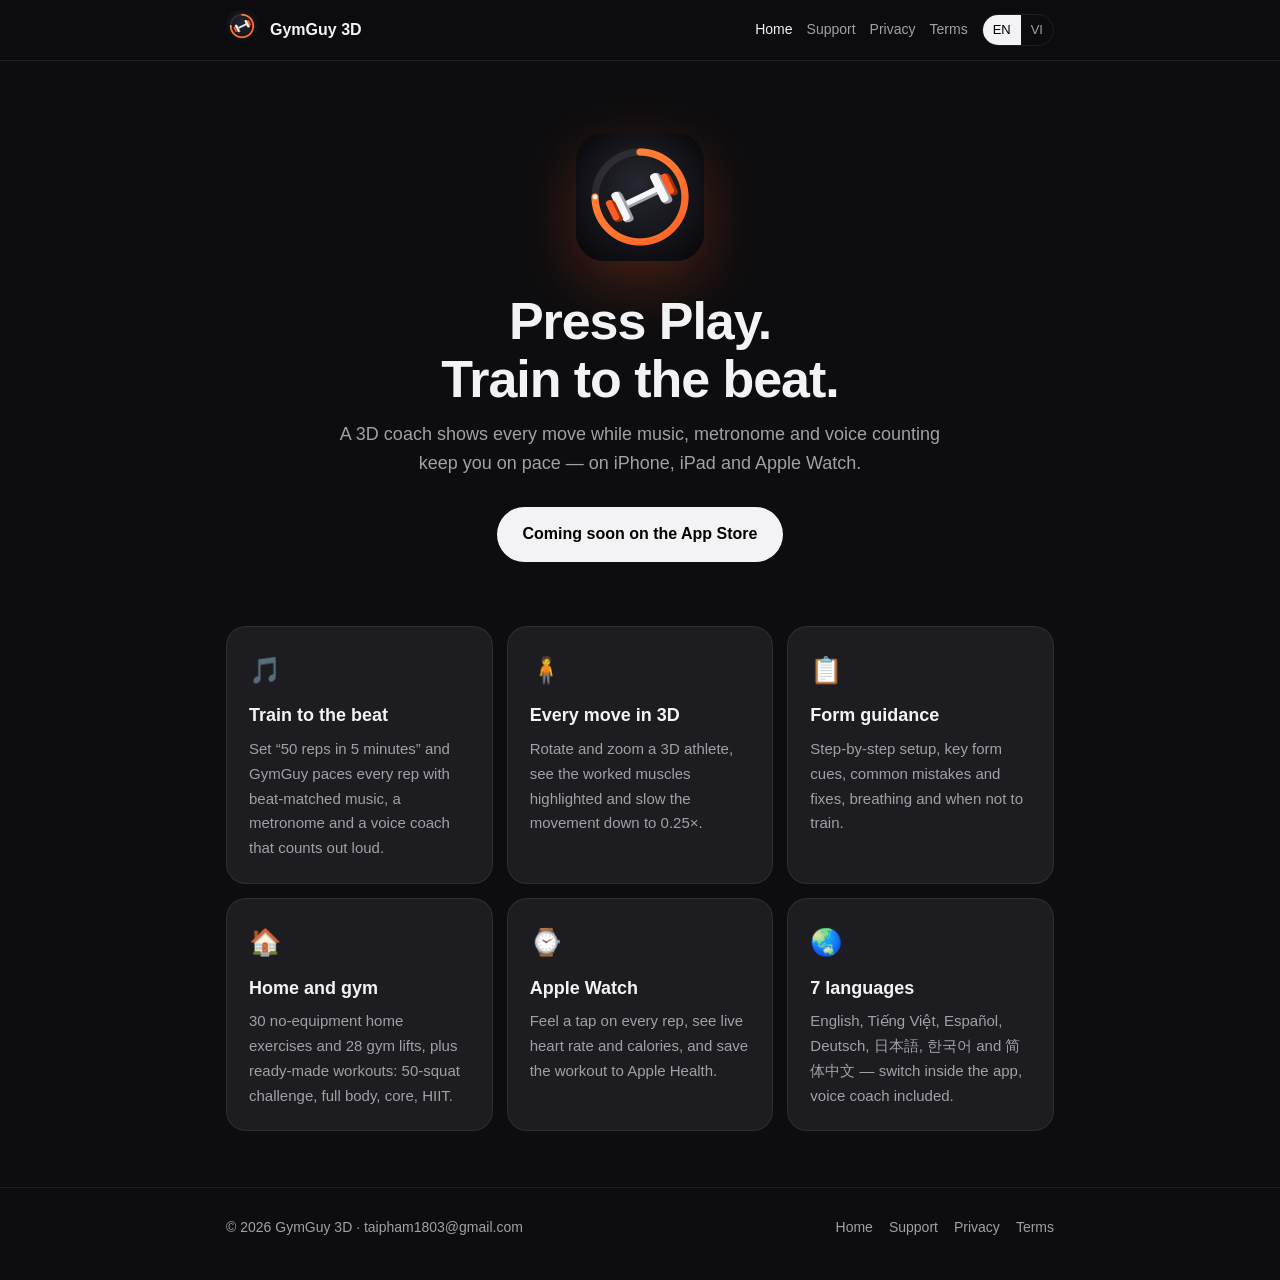
<file: index.html>
<!doctype html>
<html lang="en">
<head>
<meta charset="utf-8">
<meta name="viewport" content="width=device-width, initial-scale=1">
<title>GymGuy 3D – 3D workouts with a live tempo</title>
<meta name="description" content="Train to the beat with a 3D coach, beat-matched music and a voice that counts every rep. iPhone, iPad and Apple Watch.">
<meta property="og:title" content="GymGuy 3D – 3D workouts with a live tempo">
<meta property="og:description" content="Train to the beat with a 3D coach, beat-matched music and a voice that counts every rep. iPhone, iPad and Apple Watch.">
<meta property="og:image" content="assets/icon.png">
<link rel="icon" href="assets/icon.png">
<link rel="apple-touch-icon" href="assets/apple-touch-icon.png">
<link rel="stylesheet" href="assets/style.css">
</head>
<body>
<header class="top"><div class="wrap">
  <a href="index.html"><img src="assets/icon.png" alt=""></a>
  <a class="brand" href="index.html">GymGuy 3D</a>
  <nav><a href="index.html" class="active"><span data-lang="en">Home</span><span data-lang="vi">Trang chủ</span></a><a href="support.html" class=""><span data-lang="en">Support</span><span data-lang="vi">Hỗ trợ</span></a><a href="privacy.html" class=""><span data-lang="en">Privacy</span><span data-lang="vi">Quyền riêng tư</span></a><a href="terms.html" class=" hide-sm"><span data-lang="en">Terms</span><span data-lang="vi">Điều khoản</span></a>
    <span class="lang"><button data-set="en">EN</button><button data-set="vi">VI</button></span>
  </nav>
</div></header>
<main class="wrap">

<section class="hero">
  <img src="assets/icon.png" alt="GymGuy 3D app icon">
  <h1><span data-lang="en">Press Play.<br>Train to the beat.</span><span data-lang="vi">Bấm Play.<br>Tập theo nhịp.</span></h1>
  <p><span data-lang="en">A 3D coach shows every move while music, metronome and voice counting keep you on pace — on iPhone, iPad and Apple Watch.</span><span data-lang="vi">Người mẫu 3D làm mẫu từng động tác, nhạc, tiếng tick và giọng đọc đếm giúp bạn giữ đúng nhịp — trên iPhone, iPad và Apple Watch.</span></p>
  <span class="badge"><span data-lang="en">Coming soon on the App Store</span><span data-lang="vi">Sắp có trên App Store</span></span>
</section>
<section class="grid"><div class="card"><div class="icon">🎵</div><h3><span data-lang="en">Train to the beat</span><span data-lang="vi">Tập theo nhịp</span></h3><p><span data-lang="en">Set “50 reps in 5 minutes” and GymGuy paces every rep with beat-matched music, a metronome and a voice coach that counts out loud.</span><span data-lang="vi">Đặt “50 lần trong 5 phút”, GymGuy dẫn nhịp từng lần bằng nhạc khớp nhịp, tiếng tick và giọng đọc đếm to.</span></p></div><div class="card"><div class="icon">🧍</div><h3><span data-lang="en">Every move in 3D</span><span data-lang="vi">Động tác 3D</span></h3><p><span data-lang="en">Rotate and zoom a 3D athlete, see the worked muscles highlighted and slow the movement down to 0.25×.</span><span data-lang="vi">Xoay, phóng to người mẫu 3D, xem cơ được tập được tô sáng và xem chậm đến 0.25×.</span></p></div><div class="card"><div class="icon">📋</div><h3><span data-lang="en">Form guidance</span><span data-lang="vi">Hướng dẫn tư thế</span></h3><p><span data-lang="en">Step-by-step setup, key form cues, common mistakes and fixes, breathing and when not to train.</span><span data-lang="vi">Các bước chuẩn bị, lưu ý tư thế, lỗi thường gặp và cách sửa, cách thở, khi nào không nên tập.</span></p></div><div class="card"><div class="icon">🏠</div><h3><span data-lang="en">Home and gym</span><span data-lang="vi">Tại nhà và phòng gym</span></h3><p><span data-lang="en">30 no-equipment home exercises and 28 gym lifts, plus ready-made workouts: 50-squat challenge, full body, core, HIIT.</span><span data-lang="vi">30 bài tại nhà không cần dụng cụ và 28 bài gym, cùng workout có sẵn: thử thách 50 squat, toàn thân, bụng, HIIT.</span></p></div><div class="card"><div class="icon">⌚️</div><h3><span data-lang="en">Apple Watch</span><span data-lang="vi">Apple Watch</span></h3><p><span data-lang="en">Feel a tap on every rep, see live heart rate and calories, and save the workout to Apple Health.</span><span data-lang="vi">Rung theo từng lần, xem nhịp tim và kcal trực tiếp, lưu buổi tập vào Apple Health.</span></p></div><div class="card"><div class="icon">🌏</div><h3><span data-lang="en">7 languages</span><span data-lang="vi">7 ngôn ngữ</span></h3><p><span data-lang="en">English, Tiếng Việt, Español, Deutsch, 日本語, 한국어 and 简体中文 — switch inside the app, voice coach included.</span><span data-lang="vi">Tiếng Việt, English, Español, Deutsch, 日本語, 한국어, 简体中文 — đổi ngay trong app, kể cả giọng đọc.</span></p></div></section>

</main>
<footer><div class="wrap">
  <span>© 2026 GymGuy 3D · <a href="mailto:taipham1803@gmail.com">taipham1803@gmail.com</a></span>
  <nav><a href="index.html"><span data-lang="en">Home</span><span data-lang="vi">Trang chủ</span></a><a href="support.html"><span data-lang="en">Support</span><span data-lang="vi">Hỗ trợ</span></a><a href="privacy.html"><span data-lang="en">Privacy</span><span data-lang="vi">Quyền riêng tư</span></a><a href="terms.html"><span data-lang="en">Terms</span><span data-lang="vi">Điều khoản</span></a></nav>
</div></footer>
<script src="assets/site.js"></script>
</body>
</html>
</file>
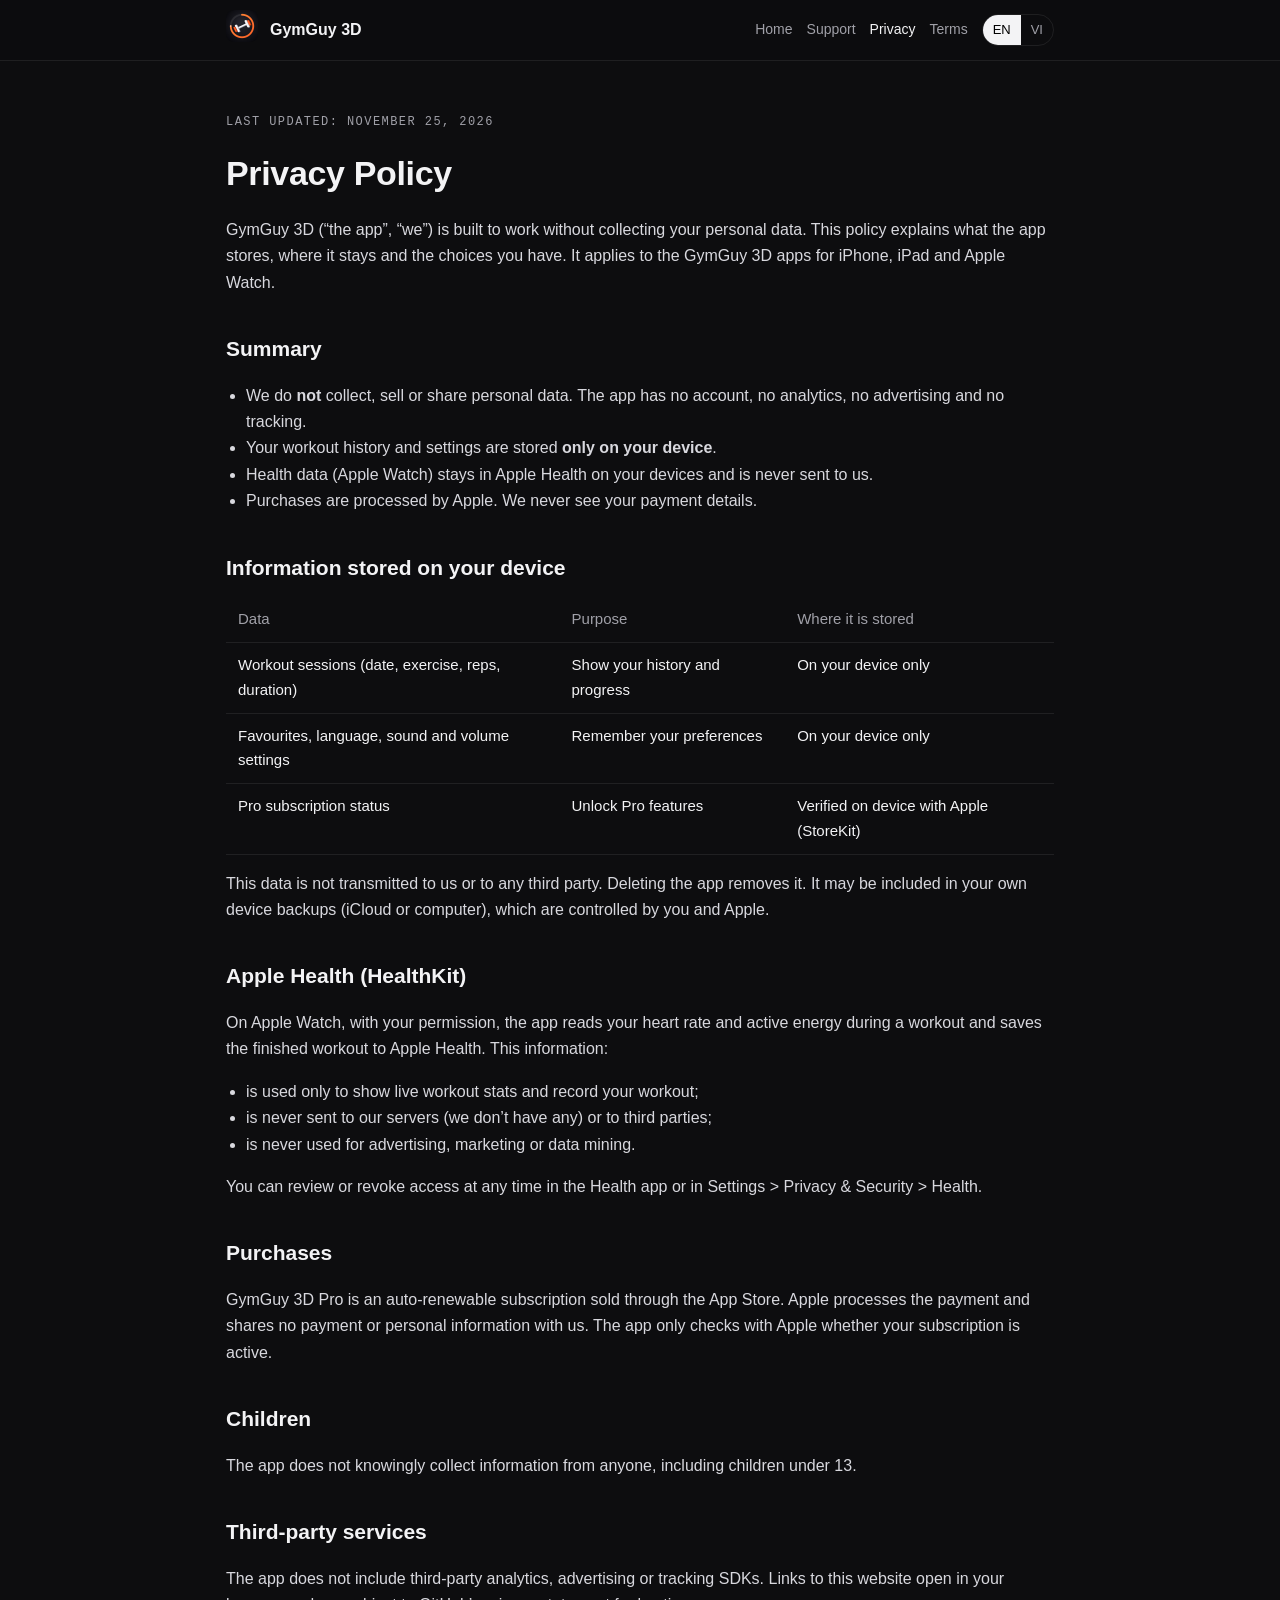
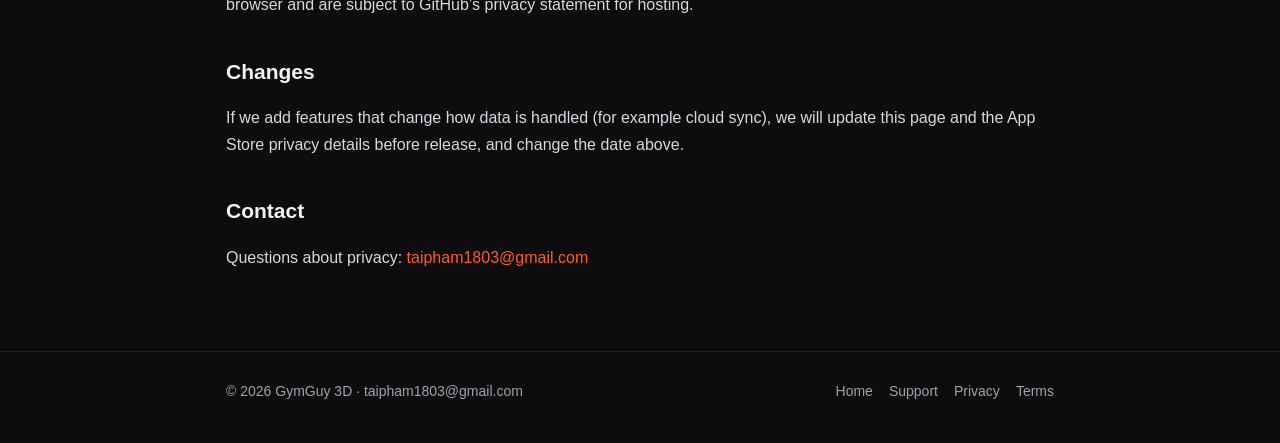
<file: privacy.html>
<!doctype html>
<html lang="en">
<head>
<meta charset="utf-8">
<meta name="viewport" content="width=device-width, initial-scale=1">
<title>Privacy Policy – GymGuy 3D</title>
<meta name="description" content="How GymGuy 3D handles your data: no account, no tracking, data stays on your device.">
<meta property="og:title" content="Privacy Policy – GymGuy 3D">
<meta property="og:description" content="How GymGuy 3D handles your data: no account, no tracking, data stays on your device.">
<meta property="og:image" content="assets/icon.png">
<link rel="icon" href="assets/icon.png">
<link rel="apple-touch-icon" href="assets/apple-touch-icon.png">
<link rel="stylesheet" href="assets/style.css">
</head>
<body>
<header class="top"><div class="wrap">
  <a href="index.html"><img src="assets/icon.png" alt=""></a>
  <a class="brand" href="index.html">GymGuy 3D</a>
  <nav><a href="index.html" class=""><span data-lang="en">Home</span><span data-lang="vi">Trang chủ</span></a><a href="support.html" class=""><span data-lang="en">Support</span><span data-lang="vi">Hỗ trợ</span></a><a href="privacy.html" class="active"><span data-lang="en">Privacy</span><span data-lang="vi">Quyền riêng tư</span></a><a href="terms.html" class=" hide-sm"><span data-lang="en">Terms</span><span data-lang="vi">Điều khoản</span></a>
    <span class="lang"><button data-set="en">EN</button><button data-set="vi">VI</button></span>
  </nav>
</div></header>
<main class="wrap">

<article data-lang="en">
<p class="mono">Last updated: November 25, 2026</p>
<h1>Privacy Policy</h1>
<p>GymGuy 3D (“the app”, “we”) is built to work without collecting your personal data. This policy explains what the app stores, where it stays and the choices you have. It applies to the GymGuy 3D apps for iPhone, iPad and Apple Watch.</p>

<h2>Summary</h2>
<ul>
<li>We do <strong>not</strong> collect, sell or share personal data. The app has no account, no analytics, no advertising and no tracking.</li>
<li>Your workout history and settings are stored <strong>only on your device</strong>.</li>
<li>Health data (Apple Watch) stays in Apple Health on your devices and is never sent to us.</li>
<li>Purchases are processed by Apple. We never see your payment details.</li>
</ul>

<h2>Information stored on your device</h2>
<table>
<tr><th>Data</th><th>Purpose</th><th>Where it is stored</th></tr>
<tr><td>Workout sessions (date, exercise, reps, duration)</td><td>Show your history and progress</td><td>On your device only</td></tr>
<tr><td>Favourites, language, sound and volume settings</td><td>Remember your preferences</td><td>On your device only</td></tr>
<tr><td>Pro subscription status</td><td>Unlock Pro features</td><td>Verified on device with Apple (StoreKit)</td></tr>
</table>
<p>This data is not transmitted to us or to any third party. Deleting the app removes it. It may be included in your own device backups (iCloud or computer), which are controlled by you and Apple.</p>

<h2>Apple Health (HealthKit)</h2>
<p>On Apple Watch, with your permission, the app reads your heart rate and active energy during a workout and saves the finished workout to Apple Health. This information:</p>
<ul>
<li>is used only to show live workout stats and record your workout;</li>
<li>is never sent to our servers (we don’t have any) or to third parties;</li>
<li>is never used for advertising, marketing or data mining.</li>
</ul>
<p>You can review or revoke access at any time in the Health app or in Settings &gt; Privacy &amp; Security &gt; Health.</p>

<h2>Purchases</h2>
<p>GymGuy 3D Pro is an auto-renewable subscription sold through the App Store. Apple processes the payment and shares no payment or personal information with us. The app only checks with Apple whether your subscription is active.</p>

<h2>Children</h2>
<p>The app does not knowingly collect information from anyone, including children under 13.</p>

<h2>Third-party services</h2>
<p>The app does not include third-party analytics, advertising or tracking SDKs. Links to this website open in your browser and are subject to GitHub’s privacy statement for hosting.</p>

<h2>Changes</h2>
<p>If we add features that change how data is handled (for example cloud sync), we will update this page and the App Store privacy details before release, and change the date above.</p>

<h2>Contact</h2>
<p>Questions about privacy: <a href="mailto:taipham1803@gmail.com">taipham1803@gmail.com</a></p>
</article>

<article data-lang="vi">
<p class="mono">Cập nhật lần cuối: 25/11/2026</p>
<h1>Chính sách quyền riêng tư</h1>
<p>GymGuy 3D (“ứng dụng”, “chúng tôi”) được thiết kế để hoạt động mà không thu thập dữ liệu cá nhân của bạn. Chính sách này giải thích ứng dụng lưu những gì, lưu ở đâu và bạn có những lựa chọn nào. Chính sách áp dụng cho GymGuy 3D trên iPhone, iPad và Apple Watch.</p>

<h2>Tóm tắt</h2>
<ul>
<li>Chúng tôi <strong>không</strong> thu thập, bán hay chia sẻ dữ liệu cá nhân. Ứng dụng không có tài khoản, không có công cụ phân tích, quảng cáo hay theo dõi.</li>
<li>Lịch sử tập và cài đặt của bạn <strong>chỉ lưu trên thiết bị của bạn</strong>.</li>
<li>Dữ liệu sức khoẻ (Apple Watch) nằm trong Apple Health trên thiết bị của bạn và không bao giờ được gửi cho chúng tôi.</li>
<li>Việc mua hàng do Apple xử lý. Chúng tôi không bao giờ thấy thông tin thanh toán của bạn.</li>
</ul>

<h2>Thông tin lưu trên thiết bị</h2>
<table>
<tr><th>Dữ liệu</th><th>Mục đích</th><th>Nơi lưu</th></tr>
<tr><td>Buổi tập (ngày, bài tập, số lần, thời gian)</td><td>Hiển thị lịch sử và tiến độ</td><td>Chỉ trên thiết bị</td></tr>
<tr><td>Bài yêu thích, ngôn ngữ, cài đặt âm thanh</td><td>Ghi nhớ tuỳ chọn của bạn</td><td>Chỉ trên thiết bị</td></tr>
<tr><td>Trạng thái gói Pro</td><td>Mở khoá tính năng Pro</td><td>Xác minh trên thiết bị với Apple (StoreKit)</td></tr>
</table>
<p>Dữ liệu này không được gửi cho chúng tôi hay bất kỳ bên thứ ba nào. Xoá ứng dụng sẽ xoá dữ liệu. Dữ liệu có thể nằm trong bản sao lưu thiết bị của bạn (iCloud hoặc máy tính), do bạn và Apple quản lý.</p>

<h2>Apple Health (HealthKit)</h2>
<p>Trên Apple Watch, khi bạn cho phép, ứng dụng đọc nhịp tim và năng lượng tiêu hao trong lúc tập, và lưu buổi tập vào Apple Health. Thông tin này:</p>
<ul>
<li>chỉ dùng để hiển thị số liệu khi tập và ghi lại buổi tập;</li>
<li>không bao giờ được gửi lên máy chủ (chúng tôi không có máy chủ) hay cho bên thứ ba;</li>
<li>không bao giờ được dùng cho quảng cáo, tiếp thị hay khai thác dữ liệu.</li>
</ul>
<p>Bạn có thể xem hoặc thu hồi quyền bất cứ lúc nào trong ứng dụng Sức khoẻ, hoặc Cài đặt &gt; Quyền riêng tư &amp; Bảo mật &gt; Sức khoẻ.</p>

<h2>Mua hàng</h2>
<p>GymGuy 3D Pro là gói đăng ký tự động gia hạn bán qua App Store. Apple xử lý thanh toán và không chia sẻ thông tin thanh toán hay thông tin cá nhân với chúng tôi. Ứng dụng chỉ kiểm tra với Apple xem gói của bạn còn hiệu lực không.</p>

<h2>Trẻ em</h2>
<p>Ứng dụng không chủ động thu thập thông tin của bất kỳ ai, kể cả trẻ em dưới 13 tuổi.</p>

<h2>Dịch vụ bên thứ ba</h2>
<p>Ứng dụng không tích hợp SDK phân tích, quảng cáo hay theo dõi của bên thứ ba. Các liên kết tới website này mở trong trình duyệt và chịu chính sách quyền riêng tư của GitHub (nơi lưu trữ trang).</p>

<h2>Thay đổi</h2>
<p>Nếu thêm tính năng thay đổi cách xử lý dữ liệu (ví dụ đồng bộ đám mây), chúng tôi sẽ cập nhật trang này và phần quyền riêng tư trên App Store trước khi phát hành, đồng thời đổi ngày cập nhật ở trên.</p>

<h2>Liên hệ</h2>
<p>Câu hỏi về quyền riêng tư: <a href="mailto:taipham1803@gmail.com">taipham1803@gmail.com</a></p>
</article>

</main>
<footer><div class="wrap">
  <span>© 2026 GymGuy 3D · <a href="mailto:taipham1803@gmail.com">taipham1803@gmail.com</a></span>
  <nav><a href="index.html"><span data-lang="en">Home</span><span data-lang="vi">Trang chủ</span></a><a href="support.html"><span data-lang="en">Support</span><span data-lang="vi">Hỗ trợ</span></a><a href="privacy.html"><span data-lang="en">Privacy</span><span data-lang="vi">Quyền riêng tư</span></a><a href="terms.html"><span data-lang="en">Terms</span><span data-lang="vi">Điều khoản</span></a></nav>
</div></footer>
<script src="assets/site.js"></script>
</body>
</html>
</file>
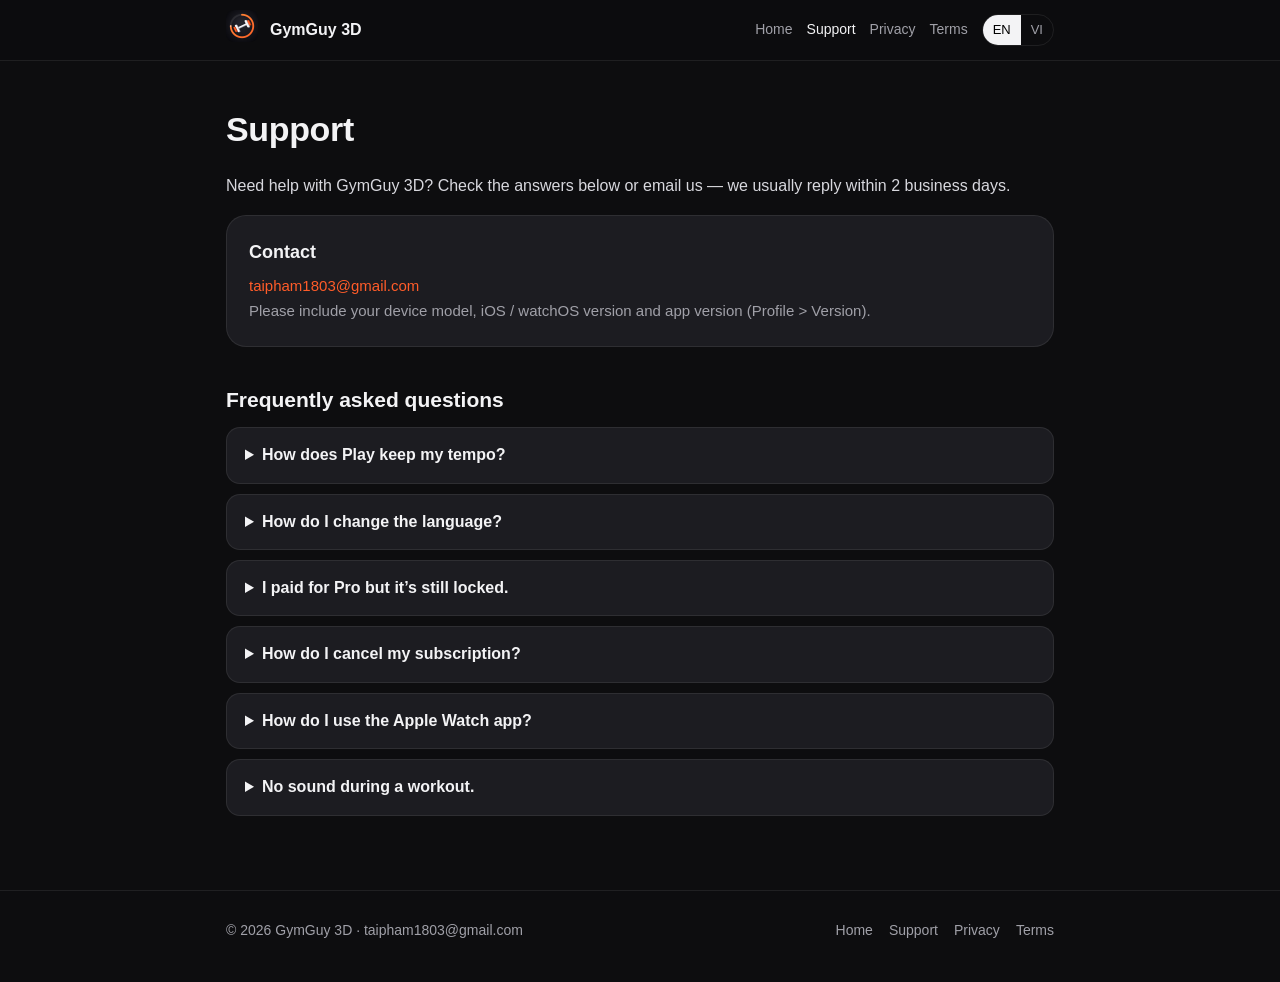
<file: support.html>
<!doctype html>
<html lang="en">
<head>
<meta charset="utf-8">
<meta name="viewport" content="width=device-width, initial-scale=1">
<title>Support – GymGuy 3D</title>
<meta name="description" content="Help and contact for GymGuy 3D.">
<meta property="og:title" content="Support – GymGuy 3D">
<meta property="og:description" content="Help and contact for GymGuy 3D.">
<meta property="og:image" content="assets/icon.png">
<link rel="icon" href="assets/icon.png">
<link rel="apple-touch-icon" href="assets/apple-touch-icon.png">
<link rel="stylesheet" href="assets/style.css">
</head>
<body>
<header class="top"><div class="wrap">
  <a href="index.html"><img src="assets/icon.png" alt=""></a>
  <a class="brand" href="index.html">GymGuy 3D</a>
  <nav><a href="index.html" class=""><span data-lang="en">Home</span><span data-lang="vi">Trang chủ</span></a><a href="support.html" class="active"><span data-lang="en">Support</span><span data-lang="vi">Hỗ trợ</span></a><a href="privacy.html" class=""><span data-lang="en">Privacy</span><span data-lang="vi">Quyền riêng tư</span></a><a href="terms.html" class=" hide-sm"><span data-lang="en">Terms</span><span data-lang="vi">Điều khoản</span></a>
    <span class="lang"><button data-set="en">EN</button><button data-set="vi">VI</button></span>
  </nav>
</div></header>
<main class="wrap">

<article>
<h1><span data-lang="en">Support</span><span data-lang="vi">Hỗ trợ</span></h1>
<p><span data-lang="en">Need help with GymGuy 3D? Check the answers below or email us — we usually reply within 2 business days.</span><span data-lang="vi">Cần trợ giúp với GymGuy 3D? Xem các câu trả lời bên dưới hoặc gửi email cho chúng tôi — thường phản hồi trong 2 ngày làm việc.</span></p>
<div class="card"><h3><span data-lang="en">Contact</span><span data-lang="vi">Liên hệ</span></h3>
<p><a href="mailto:taipham1803@gmail.com?subject=GymGuy%203D%20Support">taipham1803@gmail.com</a></p>
<p><span data-lang="en">Please include your device model, iOS / watchOS version and app version (Profile > Version).</span><span data-lang="vi">Vui lòng ghi kèm dòng máy, phiên bản iOS / watchOS và phiên bản app (Cá nhân > Phiên bản).</span></p></div>
<h2><span data-lang="en">Frequently asked questions</span><span data-lang="vi">Câu hỏi thường gặp</span></h2>
<details><summary><span data-lang="en">How does Play keep my tempo?</span><span data-lang="vi">Play giữ nhịp thế nào?</span></summary><p><span data-lang="en">Choose reps and time (for example 50 reps in 5 minutes). The app plays one rep every 6 seconds: the 3D athlete, the music beat, the metronome and the voice count all follow the same clock. Turn music, ticks or voice on and off from the speaker button while training or in Profile.</span><span data-lang="vi">Chọn số lần và thời gian (ví dụ 50 lần trong 5 phút). App chạy đúng 6 giây một lần: người mẫu 3D, nhịp nhạc, tiếng tick và giọng đếm đều theo cùng một đồng hồ. Bật/tắt nhạc, tick hay giọng đọc bằng nút loa khi tập hoặc trong mục Cá nhân.</span></p></details><details><summary><span data-lang="en">How do I change the language?</span><span data-lang="vi">Đổi ngôn ngữ thế nào?</span></summary><p><span data-lang="en">Open Profile > Language and pick one of 7 languages, or “Use device language”. The interface, exercise content and voice coach change right away.</span><span data-lang="vi">Vào Cá nhân > Ngôn ngữ và chọn 1 trong 7 ngôn ngữ, hoặc “Theo ngôn ngữ của máy”. Giao diện, nội dung bài tập và giọng đọc đổi ngay.</span></p></details><details><summary><span data-lang="en">I paid for Pro but it’s still locked.</span><span data-lang="vi">Đã mua Pro nhưng vẫn bị khoá.</span></summary><p><span data-lang="en">Open Profile > Restore Purchases while signed in with the same Apple ID you used to buy. Make sure the subscription is active in Settings > Apple ID > Subscriptions.</span><span data-lang="vi">Vào Cá nhân > Khôi phục giao dịch khi đang đăng nhập đúng Apple ID đã mua. Kiểm tra gói còn hiệu lực trong Cài đặt > Apple ID > Đăng ký.</span></p></details><details><summary><span data-lang="en">How do I cancel my subscription?</span><span data-lang="vi">Huỷ gói đăng ký thế nào?</span></summary><p><span data-lang="en">Go to Settings > Apple ID > Subscriptions > GymGuy 3D Pro on your iPhone and tap Cancel. Cancel at least 24 hours before the renewal date. Refunds are handled by Apple at reportaproblem.apple.com.</span><span data-lang="vi">Trên iPhone vào Cài đặt > Apple ID > Đăng ký > GymGuy 3D Pro và chọn Huỷ, ít nhất 24 giờ trước ngày gia hạn. Hoàn tiền do Apple xử lý tại reportaproblem.apple.com.</span></p></details><details><summary><span data-lang="en">How do I use the Apple Watch app?</span><span data-lang="vi">Dùng app Apple Watch thế nào?</span></summary><p><span data-lang="en">Install GymGuy 3D on your iPhone; the watch app installs with it (or from the App Store on your watch). Choose a workout or exercise, set reps and time with the Digital Crown and tap Play. Allow Health access to see heart rate and save the workout.</span><span data-lang="vi">Cài GymGuy 3D trên iPhone, app Watch sẽ được cài kèm (hoặc cài từ App Store trên đồng hồ). Chọn workout hoặc bài tập, chỉnh số lần và thời gian bằng Digital Crown rồi bấm Play. Cho phép truy cập Sức khoẻ để xem nhịp tim và lưu buổi tập.</span></p></details><details><summary><span data-lang="en">No sound during a workout.</span><span data-lang="vi">Không có tiếng khi tập.</span></summary><p><span data-lang="en">Check the ring/silent switch and volume, and that Voice coach / Tempo music are on (speaker button on the Play screen). Audio keeps playing when the screen locks.</span><span data-lang="vi">Kiểm tra nút gạt im lặng và âm lượng, và đảm bảo Giọng đọc / Nhạc giữ nhịp đang bật (nút loa trên màn hình Play). Âm thanh vẫn phát khi khoá màn hình.</span></p></details>
</article>

</main>
<footer><div class="wrap">
  <span>© 2026 GymGuy 3D · <a href="mailto:taipham1803@gmail.com">taipham1803@gmail.com</a></span>
  <nav><a href="index.html"><span data-lang="en">Home</span><span data-lang="vi">Trang chủ</span></a><a href="support.html"><span data-lang="en">Support</span><span data-lang="vi">Hỗ trợ</span></a><a href="privacy.html"><span data-lang="en">Privacy</span><span data-lang="vi">Quyền riêng tư</span></a><a href="terms.html"><span data-lang="en">Terms</span><span data-lang="vi">Điều khoản</span></a></nav>
</div></footer>
<script src="assets/site.js"></script>
</body>
</html>
</file>
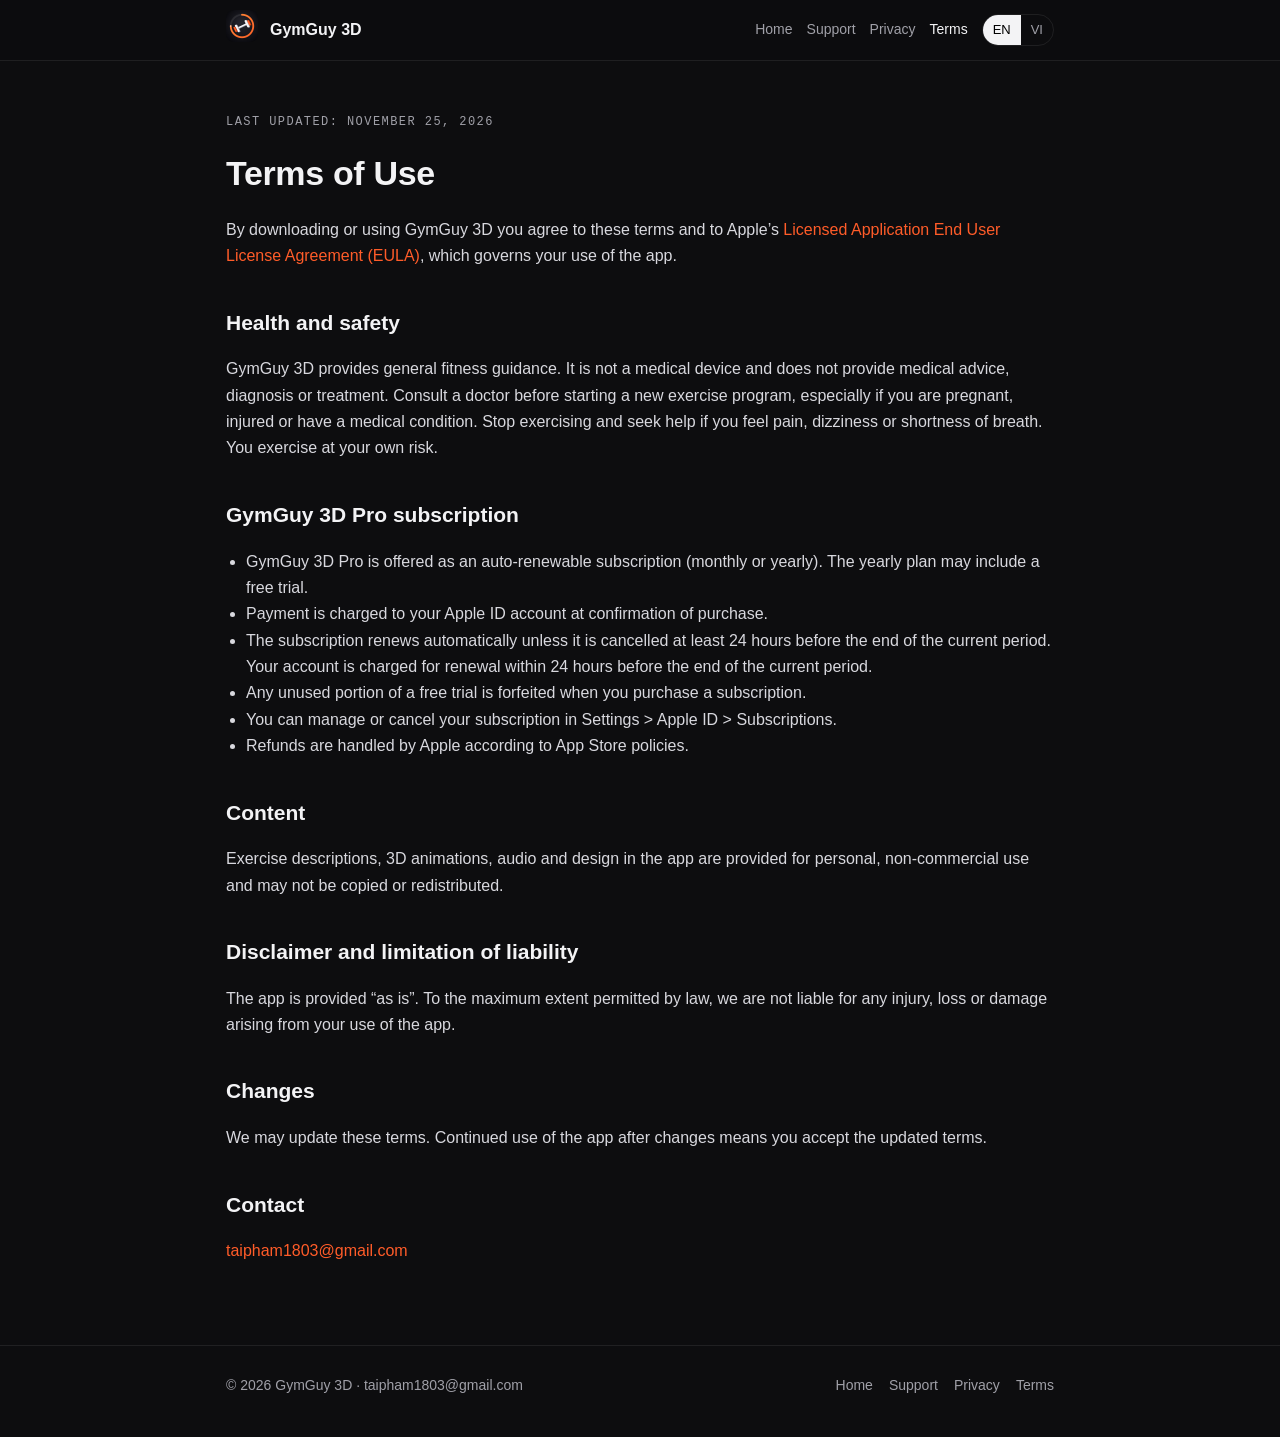
<file: terms.html>
<!doctype html>
<html lang="en">
<head>
<meta charset="utf-8">
<meta name="viewport" content="width=device-width, initial-scale=1">
<title>Terms of Use – GymGuy 3D</title>
<meta name="description" content="Terms of use and subscription terms for GymGuy 3D.">
<meta property="og:title" content="Terms of Use – GymGuy 3D">
<meta property="og:description" content="Terms of use and subscription terms for GymGuy 3D.">
<meta property="og:image" content="assets/icon.png">
<link rel="icon" href="assets/icon.png">
<link rel="apple-touch-icon" href="assets/apple-touch-icon.png">
<link rel="stylesheet" href="assets/style.css">
</head>
<body>
<header class="top"><div class="wrap">
  <a href="index.html"><img src="assets/icon.png" alt=""></a>
  <a class="brand" href="index.html">GymGuy 3D</a>
  <nav><a href="index.html" class=""><span data-lang="en">Home</span><span data-lang="vi">Trang chủ</span></a><a href="support.html" class=""><span data-lang="en">Support</span><span data-lang="vi">Hỗ trợ</span></a><a href="privacy.html" class=""><span data-lang="en">Privacy</span><span data-lang="vi">Quyền riêng tư</span></a><a href="terms.html" class="active hide-sm"><span data-lang="en">Terms</span><span data-lang="vi">Điều khoản</span></a>
    <span class="lang"><button data-set="en">EN</button><button data-set="vi">VI</button></span>
  </nav>
</div></header>
<main class="wrap">

<article data-lang="en">
<p class="mono">Last updated: November 25, 2026</p>
<h1>Terms of Use</h1>
<p>By downloading or using GymGuy 3D you agree to these terms and to Apple’s <a href="https://www.apple.com/legal/internet-services/itunes/dev/stdeula/">Licensed Application End User License Agreement (EULA)</a>, which governs your use of the app.</p>

<h2>Health and safety</h2>
<p>GymGuy 3D provides general fitness guidance. It is not a medical device and does not provide medical advice, diagnosis or treatment. Consult a doctor before starting a new exercise program, especially if you are pregnant, injured or have a medical condition. Stop exercising and seek help if you feel pain, dizziness or shortness of breath. You exercise at your own risk.</p>

<h2>GymGuy 3D Pro subscription</h2>
<ul>
<li>GymGuy 3D Pro is offered as an auto-renewable subscription (monthly or yearly). The yearly plan may include a free trial.</li>
<li>Payment is charged to your Apple ID account at confirmation of purchase.</li>
<li>The subscription renews automatically unless it is cancelled at least 24 hours before the end of the current period. Your account is charged for renewal within 24 hours before the end of the current period.</li>
<li>Any unused portion of a free trial is forfeited when you purchase a subscription.</li>
<li>You can manage or cancel your subscription in Settings &gt; Apple ID &gt; Subscriptions.</li>
<li>Refunds are handled by Apple according to App Store policies.</li>
</ul>

<h2>Content</h2>
<p>Exercise descriptions, 3D animations, audio and design in the app are provided for personal, non-commercial use and may not be copied or redistributed.</p>

<h2>Disclaimer and limitation of liability</h2>
<p>The app is provided “as is”. To the maximum extent permitted by law, we are not liable for any injury, loss or damage arising from your use of the app.</p>

<h2>Changes</h2>
<p>We may update these terms. Continued use of the app after changes means you accept the updated terms.</p>

<h2>Contact</h2>
<p><a href="mailto:taipham1803@gmail.com">taipham1803@gmail.com</a></p>
</article>

<article data-lang="vi">
<p class="mono">Cập nhật lần cuối: 25/11/2026</p>
<h1>Điều khoản sử dụng</h1>
<p>Khi tải hoặc sử dụng GymGuy 3D, bạn đồng ý với các điều khoản này và với <a href="https://www.apple.com/legal/internet-services/itunes/dev/stdeula/">Thoả thuận cấp phép người dùng cuối (EULA) tiêu chuẩn của Apple</a>, thoả thuận điều chỉnh việc bạn sử dụng ứng dụng.</p>

<h2>Sức khoẻ và an toàn</h2>
<p>GymGuy 3D cung cấp hướng dẫn tập luyện chung. Ứng dụng không phải thiết bị y tế và không đưa ra lời khuyên, chẩn đoán hay điều trị y tế. Hãy hỏi ý kiến bác sĩ trước khi bắt đầu chương trình tập mới, đặc biệt khi bạn mang thai, đang chấn thương hoặc có bệnh lý. Hãy dừng tập và tìm trợ giúp nếu bạn thấy đau, chóng mặt hoặc khó thở. Bạn tự chịu trách nhiệm khi tập luyện.</p>

<h2>Gói đăng ký GymGuy 3D Pro</h2>
<ul>
<li>GymGuy 3D Pro là gói đăng ký tự động gia hạn (theo tháng hoặc năm). Gói năm có thể kèm thời gian dùng thử miễn phí.</li>
<li>Tiền được trừ vào tài khoản Apple ID khi bạn xác nhận mua.</li>
<li>Gói tự động gia hạn trừ khi bạn huỷ ít nhất 24 giờ trước khi kỳ hiện tại kết thúc. Phí gia hạn được trừ trong vòng 24 giờ trước khi kỳ hiện tại kết thúc.</li>
<li>Phần thời gian dùng thử chưa dùng hết sẽ mất khi bạn mua gói đăng ký.</li>
<li>Bạn có thể quản lý hoặc huỷ gói trong Cài đặt &gt; Apple ID &gt; Đăng ký.</li>
<li>Việc hoàn tiền do Apple xử lý theo chính sách của App Store.</li>
</ul>

<h2>Nội dung</h2>
<p>Mô tả bài tập, hoạt ảnh 3D, âm thanh và thiết kế trong ứng dụng chỉ dành cho mục đích cá nhân, phi thương mại và không được sao chép hay phân phối lại.</p>

<h2>Miễn trừ và giới hạn trách nhiệm</h2>
<p>Ứng dụng được cung cấp “nguyên trạng”. Trong phạm vi pháp luật cho phép, chúng tôi không chịu trách nhiệm cho bất kỳ chấn thương, mất mát hay thiệt hại nào phát sinh từ việc bạn sử dụng ứng dụng.</p>

<h2>Thay đổi</h2>
<p>Chúng tôi có thể cập nhật các điều khoản này. Việc bạn tiếp tục dùng ứng dụng sau khi thay đổi đồng nghĩa với việc chấp nhận điều khoản mới.</p>

<h2>Liên hệ</h2>
<p><a href="mailto:taipham1803@gmail.com">taipham1803@gmail.com</a></p>
</article>

</main>
<footer><div class="wrap">
  <span>© 2026 GymGuy 3D · <a href="mailto:taipham1803@gmail.com">taipham1803@gmail.com</a></span>
  <nav><a href="index.html"><span data-lang="en">Home</span><span data-lang="vi">Trang chủ</span></a><a href="support.html"><span data-lang="en">Support</span><span data-lang="vi">Hỗ trợ</span></a><a href="privacy.html"><span data-lang="en">Privacy</span><span data-lang="vi">Quyền riêng tư</span></a><a href="terms.html"><span data-lang="en">Terms</span><span data-lang="vi">Điều khoản</span></a></nav>
</div></footer>
<script src="assets/site.js"></script>
</body>
</html>
</file>
<file: assets/style.css>
:root {
  --bg: #0d0d0f;
  --card: #1c1c21;
  --text: #f3f3f5;
  --dim: #a0a0a8;
  --accent: #ff5c29;
  --stroke: rgba(255, 255, 255, 0.08);
  color-scheme: dark;
}
* { box-sizing: border-box; }
html, body { margin: 0; background: var(--bg); color: var(--text); }
body {
  font: 16px/1.65 -apple-system, BlinkMacSystemFont, "SF Pro Text", "Segoe UI", Roboto, "Helvetica Neue", Arial, sans-serif;
  -webkit-font-smoothing: antialiased;
}
a { color: var(--accent); text-decoration: none; }
a:hover { text-decoration: underline; }
.wrap { max-width: 860px; margin: 0 auto; padding: 0 16px; }
header.top {
  position: sticky; top: 0; z-index: 10;
  background: rgba(13, 13, 15, 0.85); backdrop-filter: blur(12px);
  border-bottom: 1px solid var(--stroke);
}
header.top .wrap { display: flex; align-items: center; gap: 12px; height: 60px; }
header.top img { width: 32px; height: 32px; border-radius: 8px; }
header.top .brand { font-weight: 700; color: var(--text); }
header.top nav { margin-left: auto; display: flex; gap: 14px; align-items: center; flex-wrap: wrap; font-size: 14px; }
header.top nav a { color: var(--dim); }
header.top nav a.active, header.top nav a:hover { color: var(--text); text-decoration: none; }
.lang { display: inline-flex; border: 1px solid var(--stroke); border-radius: 999px; overflow: hidden; }
.lang button {
  background: none; border: 0; color: var(--dim); padding: 4px 10px; font: inherit; font-size: 13px; cursor: pointer;
}
.lang button.on { background: var(--text); color: #000; }
.mono { font-family: ui-monospace, "SF Mono", Menlo, monospace; text-transform: uppercase; letter-spacing: 0.12em; font-size: 12px; color: var(--dim); }
.hero { text-align: center; padding: 72px 0 40px; }
.hero img { width: 128px; height: 128px; border-radius: 28px; box-shadow: 0 20px 60px rgba(255, 92, 41, 0.25); }
.hero h1 { font-size: clamp(32px, 6vw, 52px); line-height: 1.1; margin: 24px 0 12px; letter-spacing: -0.02em; }
.hero p { color: var(--dim); font-size: 18px; max-width: 620px; margin: 0 auto; }
.badge {
  display: inline-block; margin-top: 28px; padding: 14px 26px; border-radius: 999px;
  background: var(--text); color: #000; font-weight: 600;
}
.grid { display: grid; grid-template-columns: repeat(auto-fit, minmax(240px, 1fr)); gap: 14px; margin: 24px 0 56px; }
.card { background: var(--card); border: 1px solid var(--stroke); border-radius: 20px; padding: 22px; }
.card h3 { margin: 0 0 6px; font-size: 18px; }
.card p { margin: 0; color: var(--dim); font-size: 15px; }
.card .icon { font-size: 26px; margin-bottom: 10px; }
article { padding: 40px 0 64px; }
article h1 { font-size: 34px; margin: 0 0 6px; letter-spacing: -0.01em; }
article h2 { font-size: 21px; margin: 36px 0 8px; }
article p, article li { color: #d8d8de; }
article ul { padding-left: 20px; }
table { width: 100%; border-collapse: collapse; margin: 12px 0; font-size: 15px; }
th, td { text-align: left; padding: 10px 12px; border-bottom: 1px solid var(--stroke); vertical-align: top; }
th { color: var(--dim); font-weight: 500; }
details { background: var(--card); border: 1px solid var(--stroke); border-radius: 14px; padding: 14px 18px; margin: 10px 0; }
details summary { cursor: pointer; font-weight: 600; }
details p { margin: 10px 0 0; }
footer { border-top: 1px solid var(--stroke); padding: 28px 0 40px; color: var(--dim); font-size: 14px; }
footer .wrap { display: flex; flex-wrap: wrap; gap: 16px; justify-content: space-between; }
footer nav { display: flex; gap: 16px; flex-wrap: wrap; }
footer a { color: var(--dim); }
[data-lang] { display: none; }
html[lang="en"] [data-lang="en"], html[lang="vi"] [data-lang="vi"] { display: revert; }
@media (max-width: 560px) {
  header.top nav a.hide-sm { display: none; }
}
</file>
